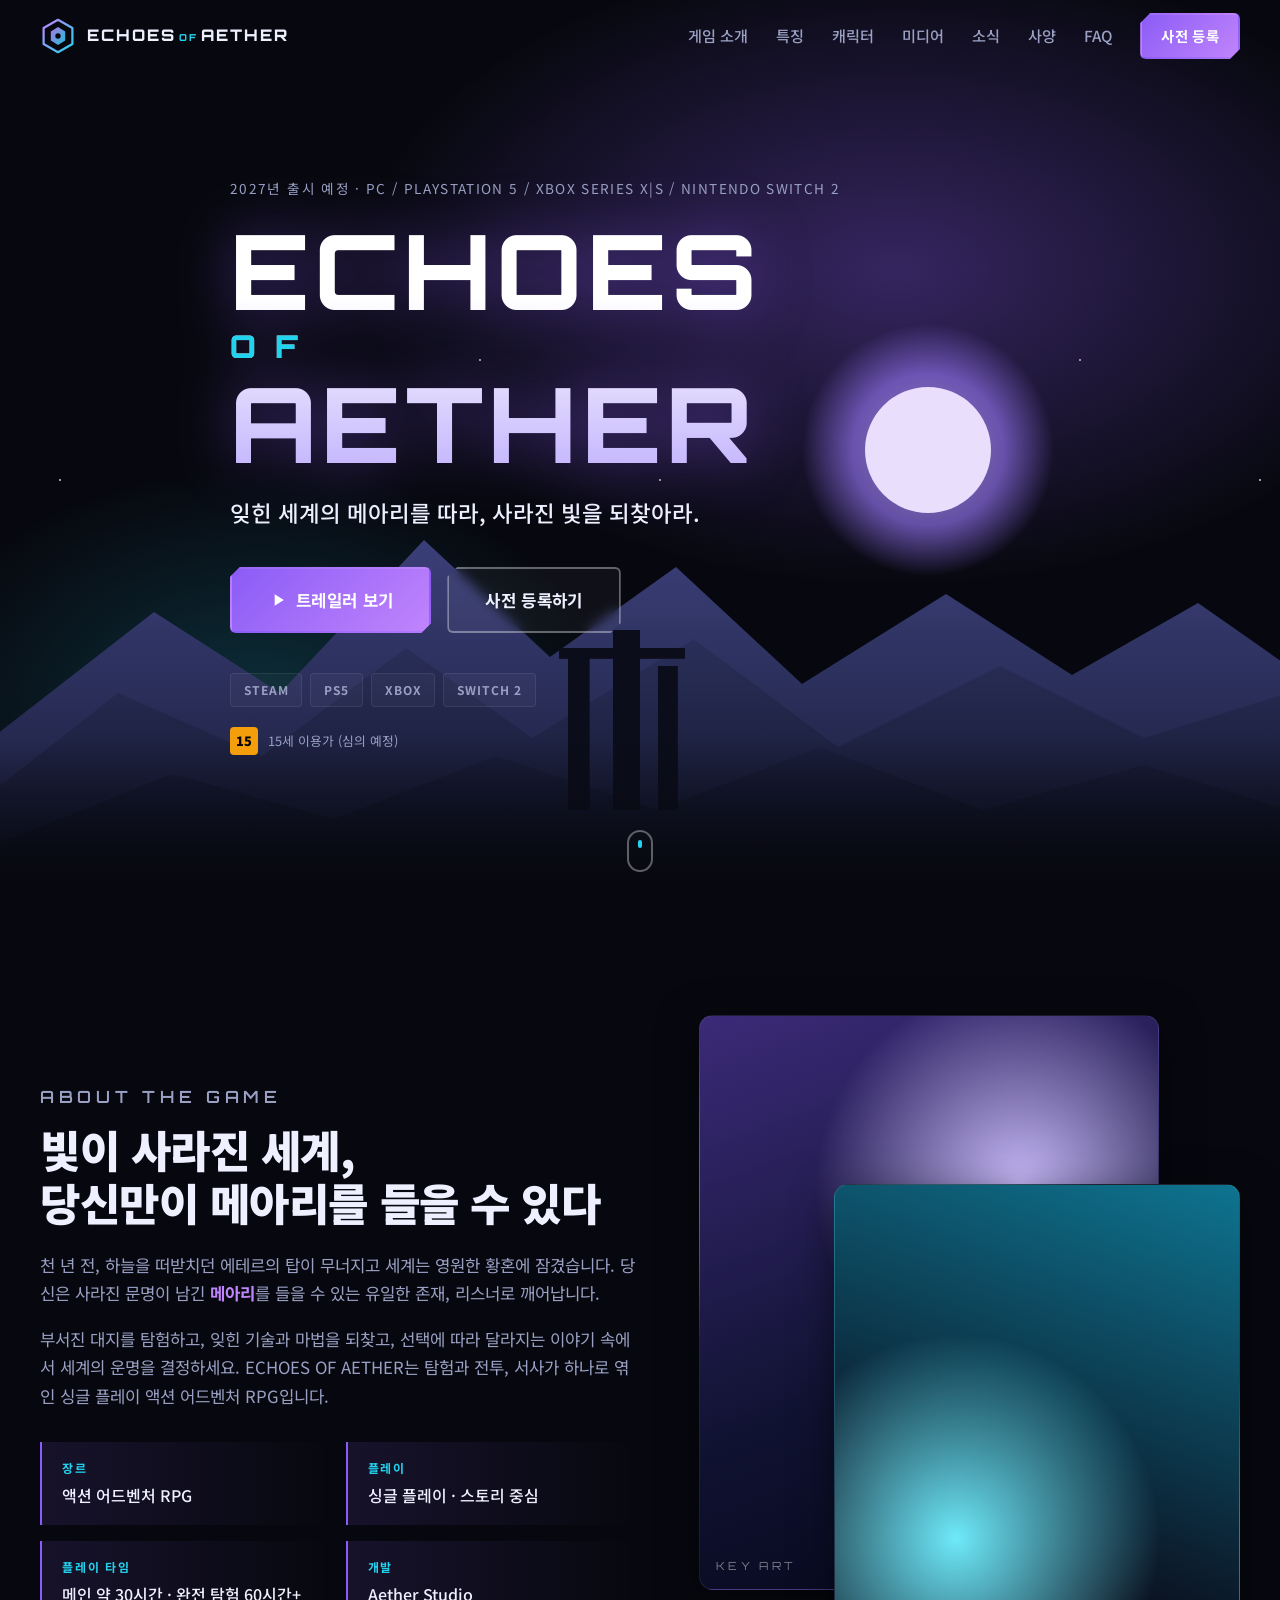
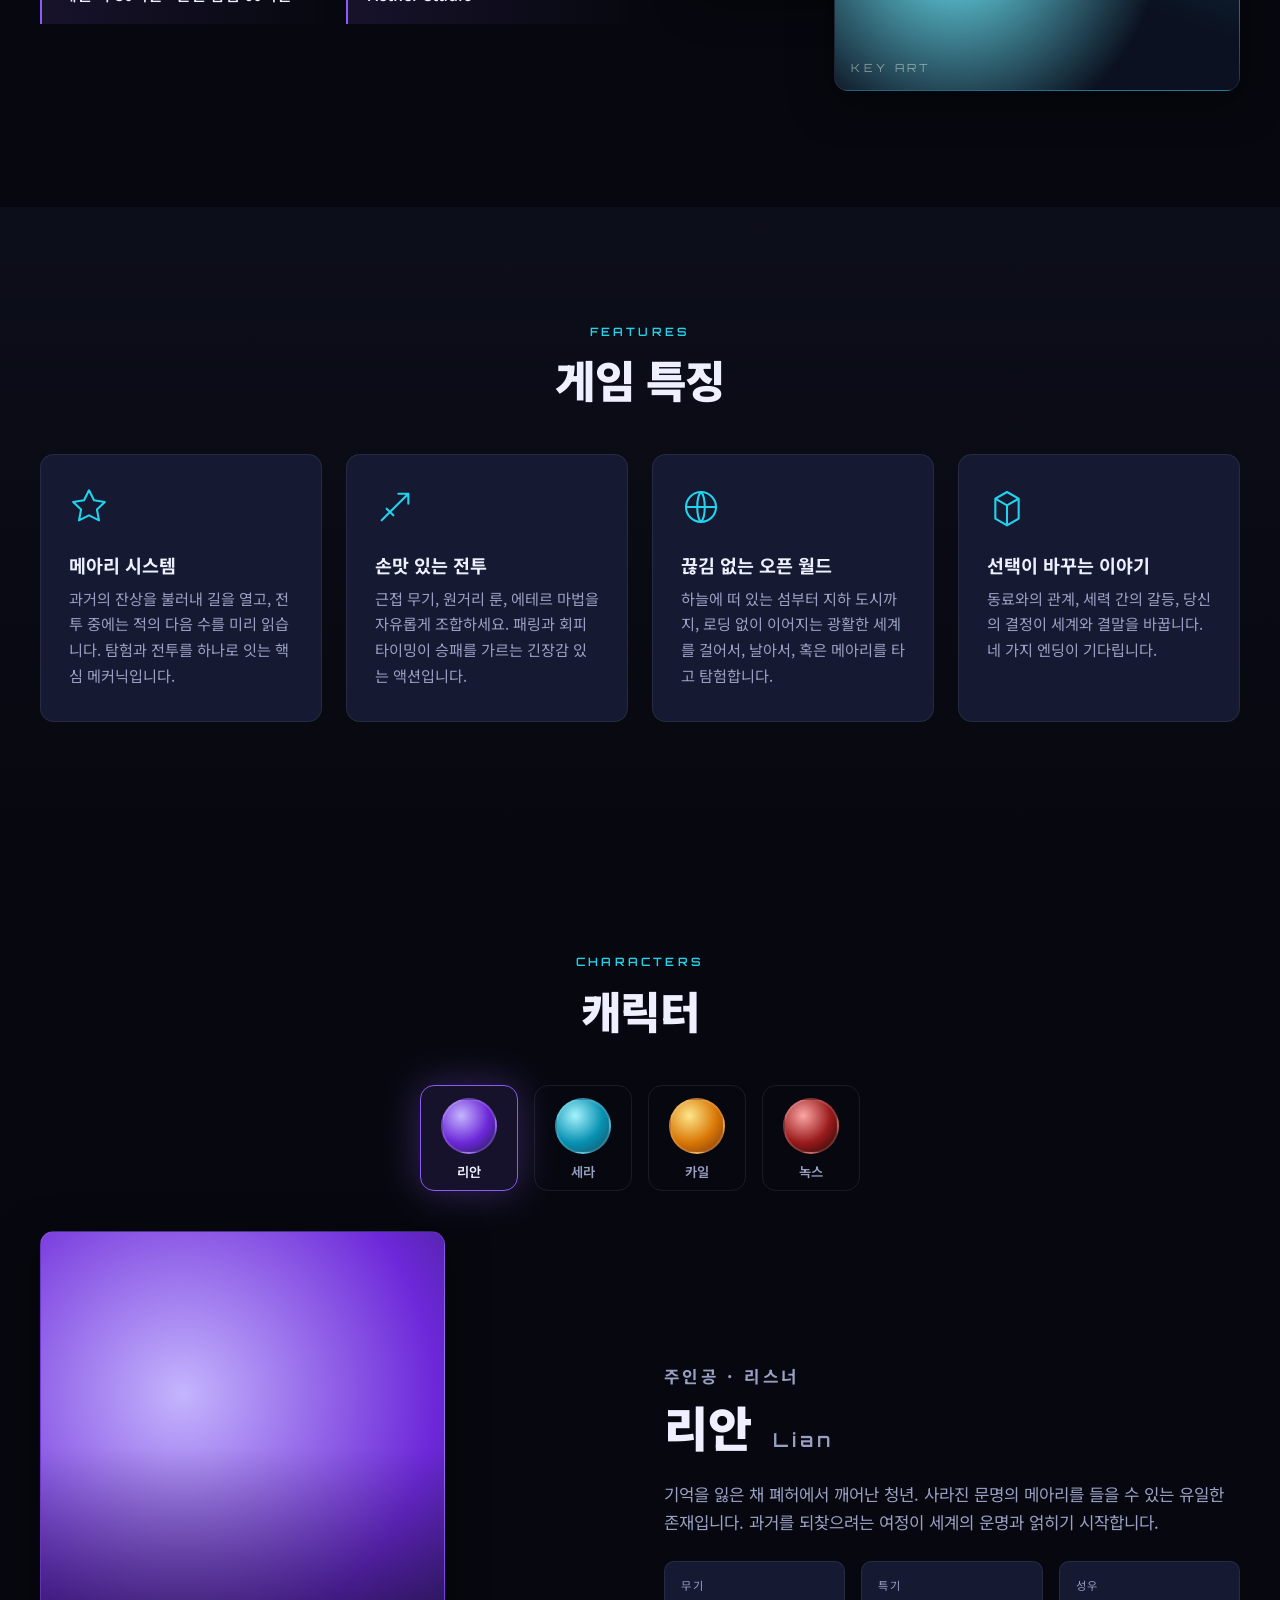
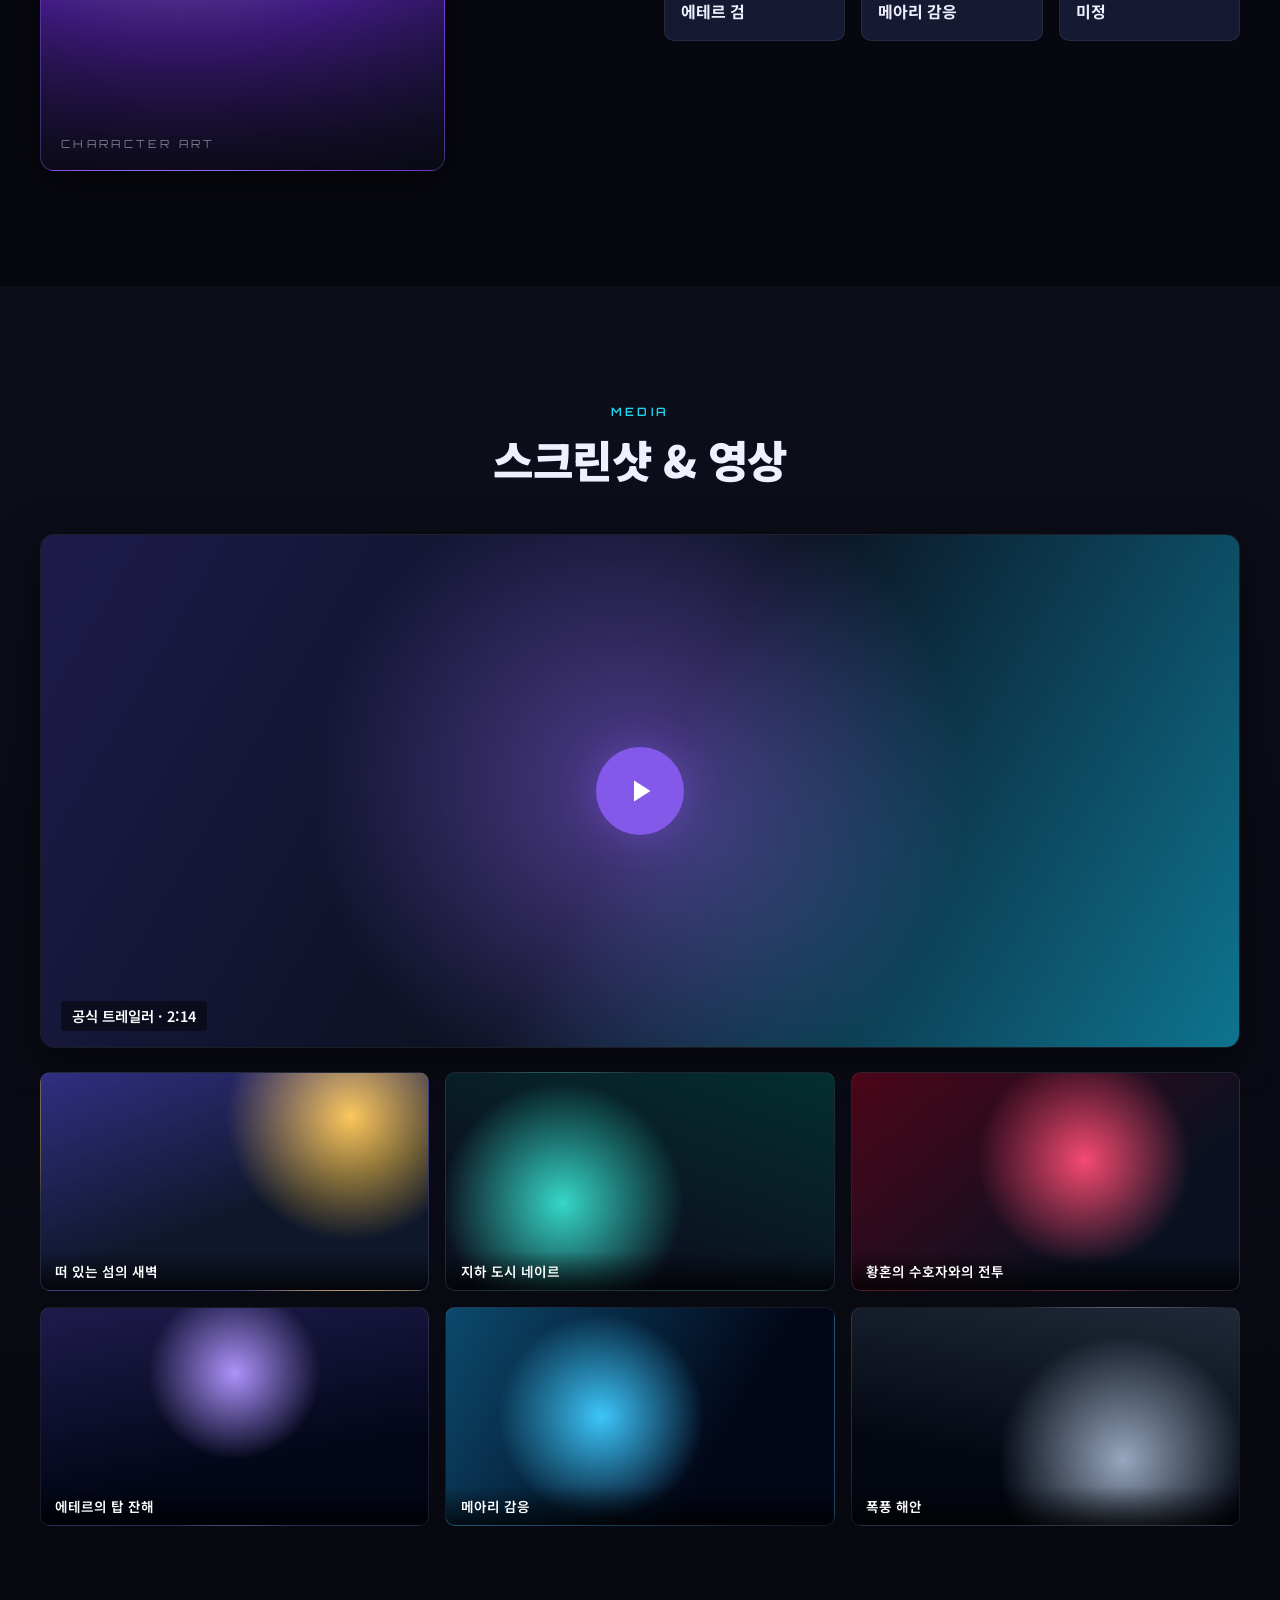
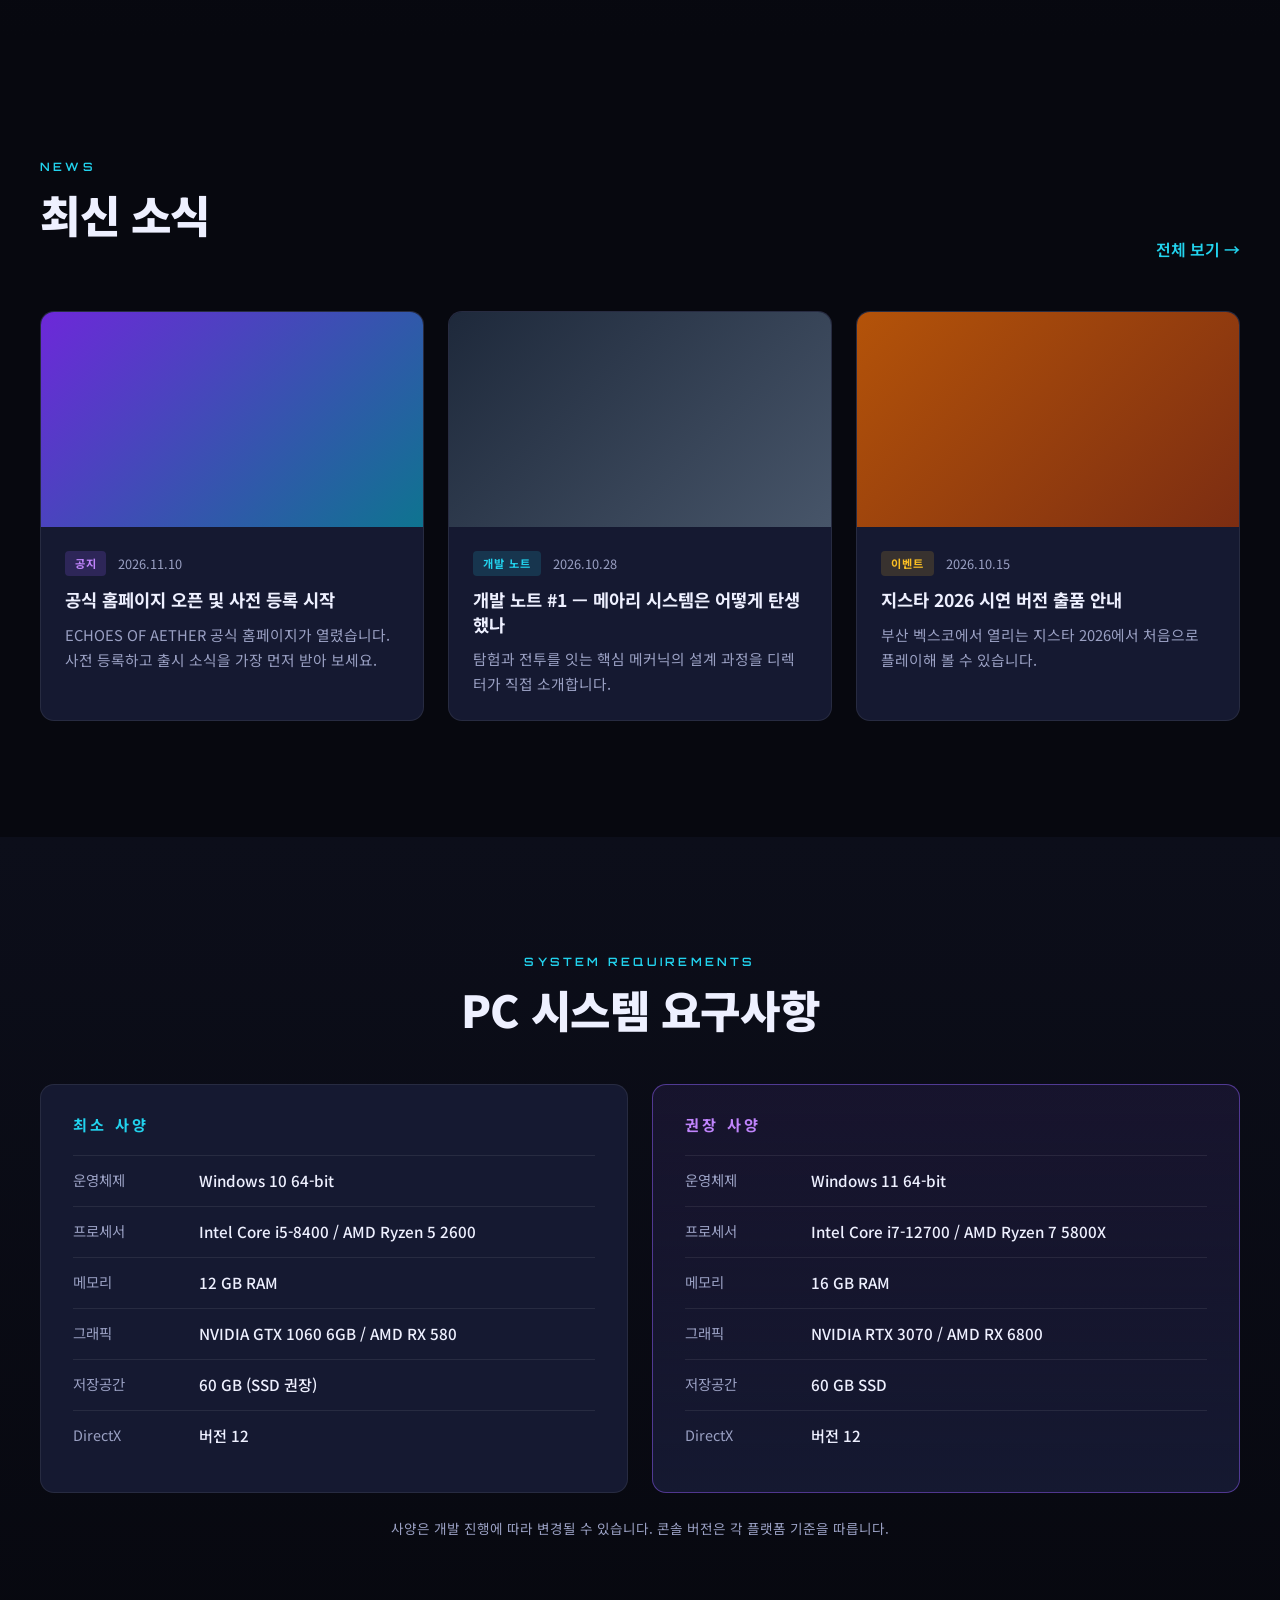
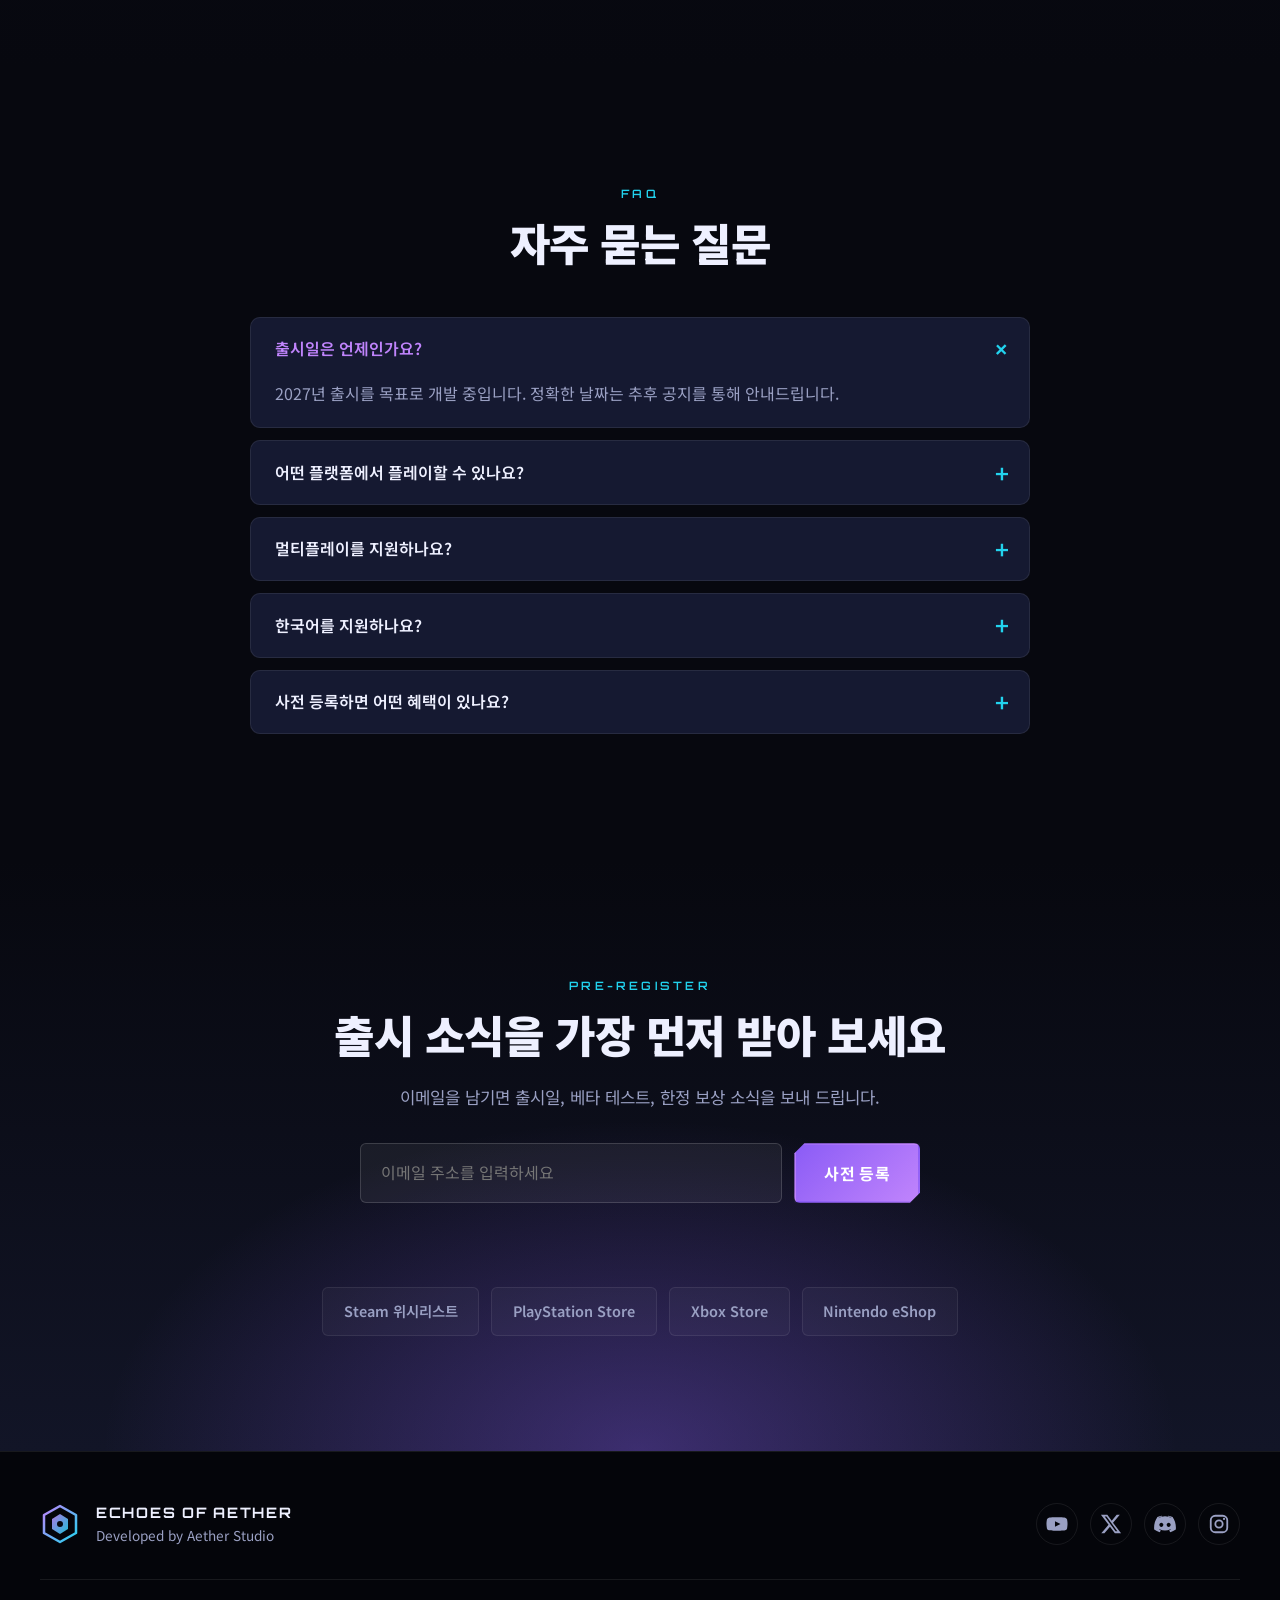
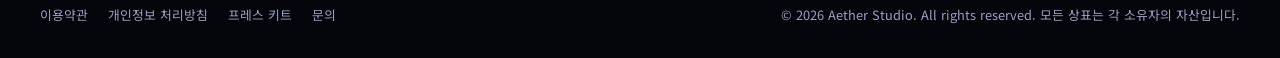
<file: index.html>
<!DOCTYPE html>
<html lang="ko">
<head>
  <meta charset="UTF-8">
  <meta name="viewport" content="width=device-width, initial-scale=1.0">
  <meta name="description" content="ECHOES OF AETHER 공식 홈페이지. 게임 소개, 트레일러, 캐릭터, 스크린샷, 최신 소식과 시스템 요구사항을 확인하세요.">
  <meta name="theme-color" content="#07080f">
  <meta property="og:title" content="ECHOES OF AETHER">
  <meta property="og:description" content="잊힌 세계의 메아리를 따라가는 액션 어드벤처 RPG">
  <meta property="og:type" content="website">
  <title>ECHOES OF AETHER — 공식 홈페이지</title>
  <link rel="icon" href="assets/favicon.svg" type="image/svg+xml">
  <link rel="preconnect" href="https://fonts.googleapis.com">
  <link rel="preconnect" href="https://fonts.gstatic.com" crossorigin>
  <link href="https://fonts.googleapis.com/css2?family=Noto+Sans+KR:wght@400;500;700;900&family=Orbitron:wght@600;800&display=swap" rel="stylesheet">
  <link rel="stylesheet" href="css/style.css">
</head>
<body>
  <a class="skip-link" href="#main">본문으로 건너뛰기</a>

  <!-- ===== Header ===== -->
  <header class="site-header">
    <div class="container header-inner">
      <a class="logo" href="#" aria-label="홈으로">
        <img src="assets/logo.svg" alt="" width="36" height="36">
        <span class="logo-text">ECHOES<em>OF</em>AETHER</span>
      </a>
      <nav class="site-nav" aria-label="주요 메뉴">
        <button class="nav-toggle" aria-expanded="false" aria-controls="nav-menu" aria-label="메뉴 열기">
          <span></span><span></span><span></span>
        </button>
        <ul id="nav-menu" class="nav-menu">
          <li><a href="#about">게임 소개</a></li>
          <li><a href="#features">특징</a></li>
          <li><a href="#characters">캐릭터</a></li>
          <li><a href="#media">미디어</a></li>
          <li><a href="#news">소식</a></li>
          <li><a href="#specs">사양</a></li>
          <li><a href="#faq">FAQ</a></li>
          <li class="nav-cta"><a class="btn btn-primary btn-sm" href="#download">사전 등록</a></li>
        </ul>
      </nav>
    </div>
  </header>

  <main id="main">
    <!-- ===== Hero ===== -->
    <section class="hero" id="top">
      <div class="hero-bg" aria-hidden="true">
        <div class="hero-stars"></div>
        <div class="hero-glow"></div>
        <svg class="hero-art" viewBox="0 0 1440 700" preserveAspectRatio="xMidYMax slice">
          <defs>
            <linearGradient id="mtn1" x1="0" y1="0" x2="0" y2="1"><stop offset="0" stop-color="#1a1f3d"/><stop offset="1" stop-color="#07080f"/></linearGradient>
            <linearGradient id="mtn2" x1="0" y1="0" x2="0" y2="1"><stop offset="0" stop-color="#2a2f5a"/><stop offset="1" stop-color="#0d1020"/></linearGradient>
            <linearGradient id="mtn3" x1="0" y1="0" x2="0" y2="1"><stop offset="0" stop-color="#3b3f78"/><stop offset="1" stop-color="#141830"/></linearGradient>
            <radialGradient id="moon" cx=".5" cy=".5" r=".5"><stop offset="0" stop-color="#d9c6ff"/><stop offset=".6" stop-color="#9b7bff"/><stop offset="1" stop-color="#9b7bff" stop-opacity="0"/></radialGradient>
          </defs>
          <circle cx="1040" cy="200" r="140" fill="url(#moon)" opacity=".6"/>
          <circle cx="1040" cy="200" r="70" fill="#e9defc"/>
          <path d="M0 520 L180 380 L320 470 L480 300 L620 430 L760 330 L900 460 L1060 360 L1200 450 L1340 370 L1440 440 L1440 700 L0 700Z" fill="url(#mtn3)"/>
          <path d="M0 580 L140 470 L300 540 L460 420 L600 520 L780 410 L940 530 L1120 440 L1280 520 L1440 470 L1440 700 L0 700Z" fill="url(#mtn2)"/>
          <path d="M0 640 L200 560 L380 610 L560 540 L740 600 L920 530 L1100 600 L1280 550 L1440 600 L1440 700 L0 700Z" fill="url(#mtn1)"/>
          <g class="hero-ruins" fill="#0b0d1a">
            <rect x="640" y="430" width="24" height="170"/><rect x="690" y="400" width="30" height="200"/><rect x="740" y="440" width="22" height="160"/>
            <rect x="630" y="420" width="140" height="12"/>
          </g>
        </svg>
      </div>
      <div class="container hero-inner">
        <p class="hero-kicker">2027년 출시 예정 · PC / PlayStation 5 / Xbox Series X|S / Nintendo Switch 2</p>
        <h1 class="hero-title"><span>ECHOES</span><span class="hero-title-small">OF</span><span>AETHER</span></h1>
        <p class="hero-tagline">잊힌 세계의 메아리를 따라, 사라진 빛을 되찾아라.</p>
        <div class="hero-actions">
          <button class="btn btn-primary btn-lg" type="button" data-trailer>
            <svg viewBox="0 0 24 24" width="20" height="20" aria-hidden="true"><path d="M8 5v14l11-7z" fill="currentColor"/></svg>
            트레일러 보기
          </button>
          <a class="btn btn-outline btn-lg" href="#download">사전 등록하기</a>
        </div>
        <div class="hero-platforms" aria-label="지원 플랫폼">
          <span class="platform">Steam</span>
          <span class="platform">PS5</span>
          <span class="platform">Xbox</span>
          <span class="platform">Switch 2</span>
        </div>
        <div class="hero-age" aria-label="이용 등급"><span class="age-badge">15</span><span>15세 이용가 (심의 예정)</span></div>
      </div>
      <a class="scroll-hint" href="#about" aria-label="아래로 스크롤"><span></span></a>
    </section>

    <!-- ===== About / Story ===== -->
    <section id="about" class="section">
      <div class="container about-grid">
        <div class="about-text">
          <p class="eyebrow">About the game</p>
          <h2 class="section-title">빛이 사라진 세계, <br>당신만이 메아리를 들을 수 있다</h2>
          <p>천 년 전, 하늘을 떠받치던 에테르의 탑이 무너지고 세계는 영원한 황혼에 잠겼습니다. 당신은 사라진 문명이 남긴 <strong>메아리</strong>를 들을 수 있는 유일한 존재, 리스너로 깨어납니다.</p>
          <p>부서진 대지를 탐험하고, 잊힌 기술과 마법을 되찾고, 선택에 따라 달라지는 이야기 속에서 세계의 운명을 결정하세요. ECHOES OF AETHER는 탐험과 전투, 서사가 하나로 엮인 싱글 플레이 액션 어드벤처 RPG입니다.</p>
          <ul class="about-facts">
            <li><strong>장르</strong><span>액션 어드벤처 RPG</span></li>
            <li><strong>플레이</strong><span>싱글 플레이 · 스토리 중심</span></li>
            <li><strong>플레이 타임</strong><span>메인 약 30시간 · 완전 탐험 60시간+</span></li>
            <li><strong>개발</strong><span>Aether Studio</span></li>
          </ul>
        </div>
        <figure class="about-visual" aria-hidden="true">
          <div class="keyart keyart-1"></div>
          <div class="keyart keyart-2"></div>
        </figure>
      </div>
    </section>

    <!-- ===== Features ===== -->
    <section id="features" class="section section-dark">
      <div class="container">
        <div class="section-head center">
          <p class="eyebrow">Features</p>
          <h2 class="section-title">게임 특징</h2>
        </div>
        <div class="features">
          <article class="feature">
            <div class="feature-icon" aria-hidden="true">
              <svg viewBox="0 0 48 48" width="40" height="40"><path d="M24 4l6 12 13 2-9.5 9 2.5 13L24 34l-12 6 2.5-13L5 18l13-2z" fill="none" stroke="currentColor" stroke-width="2.5" stroke-linejoin="round"/></svg>
            </div>
            <h3>메아리 시스템</h3>
            <p>과거의 잔상을 불러내 길을 열고, 전투 중에는 적의 다음 수를 미리 읽습니다. 탐험과 전투를 하나로 잇는 핵심 메커닉입니다.</p>
          </article>
          <article class="feature">
            <div class="feature-icon" aria-hidden="true">
              <svg viewBox="0 0 48 48" width="40" height="40"><path d="M8 40L40 8M28 8h12v12M14 26l8 8" fill="none" stroke="currentColor" stroke-width="2.5" stroke-linecap="round" stroke-linejoin="round"/></svg>
            </div>
            <h3>손맛 있는 전투</h3>
            <p>근접 무기, 원거리 룬, 에테르 마법을 자유롭게 조합하세요. 패링과 회피 타이밍이 승패를 가르는 긴장감 있는 액션입니다.</p>
          </article>
          <article class="feature">
            <div class="feature-icon" aria-hidden="true">
              <svg viewBox="0 0 48 48" width="40" height="40"><circle cx="24" cy="24" r="18" fill="none" stroke="currentColor" stroke-width="2.5"/><path d="M24 6c6 6 6 30 0 36M24 6c-6 6-6 30 0 36M6 24h36" fill="none" stroke="currentColor" stroke-width="2.5"/></svg>
            </div>
            <h3>끊김 없는 오픈 월드</h3>
            <p>하늘에 떠 있는 섬부터 지하 도시까지, 로딩 없이 이어지는 광활한 세계를 걸어서, 날아서, 혹은 메아리를 타고 탐험합니다.</p>
          </article>
          <article class="feature">
            <div class="feature-icon" aria-hidden="true">
              <svg viewBox="0 0 48 48" width="40" height="40"><path d="M10 38V14l14-8 14 8v24L24 46z M24 22v24 M10 14l14 8 14-8" fill="none" stroke="currentColor" stroke-width="2.5" stroke-linejoin="round"/></svg>
            </div>
            <h3>선택이 바꾸는 이야기</h3>
            <p>동료와의 관계, 세력 간의 갈등, 당신의 결정이 세계와 결말을 바꿉니다. 네 가지 엔딩이 기다립니다.</p>
          </article>
        </div>
      </div>
    </section>

    <!-- ===== Characters ===== -->
    <section id="characters" class="section">
      <div class="container">
        <div class="section-head center">
          <p class="eyebrow">Characters</p>
          <h2 class="section-title">캐릭터</h2>
        </div>
        <div class="characters">
          <div class="char-tabs" role="tablist" aria-label="캐릭터 선택">
            <button role="tab" aria-selected="true" aria-controls="char-0" id="tab-0" class="char-tab active">
              <span class="char-avatar av-1" aria-hidden="true"></span><span>리안</span>
            </button>
            <button role="tab" aria-selected="false" aria-controls="char-1" id="tab-1" class="char-tab" tabindex="-1">
              <span class="char-avatar av-2" aria-hidden="true"></span><span>세라</span>
            </button>
            <button role="tab" aria-selected="false" aria-controls="char-2" id="tab-2" class="char-tab" tabindex="-1">
              <span class="char-avatar av-3" aria-hidden="true"></span><span>카일</span>
            </button>
            <button role="tab" aria-selected="false" aria-controls="char-3" id="tab-3" class="char-tab" tabindex="-1">
              <span class="char-avatar av-4" aria-hidden="true"></span><span>녹스</span>
            </button>
          </div>

          <div class="char-panels">
            <div role="tabpanel" id="char-0" aria-labelledby="tab-0" class="char-panel active">
              <div class="char-art av-1" aria-hidden="true"></div>
              <div class="char-info">
                <p class="char-role">주인공 · 리스너</p>
                <h3>리안 <small>Lian</small></h3>
                <p>기억을 잃은 채 폐허에서 깨어난 청년. 사라진 문명의 메아리를 들을 수 있는 유일한 존재입니다. 과거를 되찾으려는 여정이 세계의 운명과 얽히기 시작합니다.</p>
                <dl class="char-stats">
                  <div><dt>무기</dt><dd>에테르 검</dd></div>
                  <div><dt>특기</dt><dd>메아리 감응</dd></div>
                  <div><dt>성우</dt><dd>미정</dd></div>
                </dl>
              </div>
            </div>
            <div role="tabpanel" id="char-1" aria-labelledby="tab-1" class="char-panel" hidden>
              <div class="char-art av-2" aria-hidden="true"></div>
              <div class="char-info">
                <p class="char-role">동료 · 유적 학자</p>
                <h3>세라 <small>Sera</small></h3>
                <p>무너진 탑의 비밀을 쫓는 학자. 냉철한 분석력으로 리안의 여정을 이끕니다. 고대 기술을 복원해 전투와 탐험을 지원합니다.</p>
                <dl class="char-stats">
                  <div><dt>무기</dt><dd>룬 활</dd></div>
                  <div><dt>특기</dt><dd>고대 기술 복원</dd></div>
                  <div><dt>성우</dt><dd>미정</dd></div>
                </dl>
              </div>
            </div>
            <div role="tabpanel" id="char-2" aria-labelledby="tab-2" class="char-panel" hidden>
              <div class="char-art av-3" aria-hidden="true"></div>
              <div class="char-info">
                <p class="char-role">동료 · 방랑 기사</p>
                <h3>카일 <small>Kyle</small></h3>
                <p>몰락한 기사단의 마지막 생존자. 거대한 대검과 흔들리지 않는 신념으로 앞을 가로막는 모든 것을 베어 냅니다.</p>
                <dl class="char-stats">
                  <div><dt>무기</dt><dd>대검</dd></div>
                  <div><dt>특기</dt><dd>방어 · 도발</dd></div>
                  <div><dt>성우</dt><dd>미정</dd></div>
                </dl>
              </div>
            </div>
            <div role="tabpanel" id="char-3" aria-labelledby="tab-3" class="char-panel" hidden>
              <div class="char-art av-4" aria-hidden="true"></div>
              <div class="char-info">
                <p class="char-role">적대자 · 황혼의 사제</p>
                <h3>녹스 <small>Nox</small></h3>
                <p>영원한 황혼을 유지하려는 비밀 결사의 수장. 빛의 귀환을 막기 위해 리안을 추적합니다. 그의 목적은 단순한 악의가 아닙니다.</p>
                <dl class="char-stats">
                  <div><dt>무기</dt><dd>그림자 마법</dd></div>
                  <div><dt>특기</dt><dd>환영 · 지배</dd></div>
                  <div><dt>성우</dt><dd>미정</dd></div>
                </dl>
              </div>
            </div>
          </div>
        </div>
      </div>
    </section>

    <!-- ===== Media ===== -->
    <section id="media" class="section section-dark">
      <div class="container">
        <div class="section-head center">
          <p class="eyebrow">Media</p>
          <h2 class="section-title">스크린샷 &amp; 영상</h2>
        </div>
        <div class="media-video">
          <button class="video-card" type="button" data-trailer aria-label="공식 트레일러 재생">
            <div class="video-thumb" aria-hidden="true"></div>
            <span class="video-play" aria-hidden="true"><svg viewBox="0 0 24 24" width="36" height="36"><path d="M8 5v14l11-7z" fill="currentColor"/></svg></span>
            <span class="video-label">공식 트레일러 · 2:14</span>
          </button>
        </div>
        <div class="gallery">
          <button class="shot shot-1" type="button" data-lightbox="1" aria-label="스크린샷 1 크게 보기"><span>떠 있는 섬의 새벽</span></button>
          <button class="shot shot-2" type="button" data-lightbox="2" aria-label="스크린샷 2 크게 보기"><span>지하 도시 네이르</span></button>
          <button class="shot shot-3" type="button" data-lightbox="3" aria-label="스크린샷 3 크게 보기"><span>황혼의 수호자와의 전투</span></button>
          <button class="shot shot-4" type="button" data-lightbox="4" aria-label="스크린샷 4 크게 보기"><span>에테르의 탑 잔해</span></button>
          <button class="shot shot-5" type="button" data-lightbox="5" aria-label="스크린샷 5 크게 보기"><span>메아리 감응</span></button>
          <button class="shot shot-6" type="button" data-lightbox="6" aria-label="스크린샷 6 크게 보기"><span>폭풍 해안</span></button>
        </div>
      </div>
    </section>

    <!-- ===== News ===== -->
    <section id="news" class="section">
      <div class="container">
        <div class="section-head between">
          <div>
            <p class="eyebrow">News</p>
            <h2 class="section-title">최신 소식</h2>
          </div>
          <a class="link-more" href="#news">전체 보기 →</a>
        </div>
        <div class="news-grid">
          <article class="news-card">
            <div class="news-thumb nt-1" aria-hidden="true"></div>
            <div class="news-body">
              <div class="news-meta"><span class="tag tag-update">공지</span><time datetime="2026-11-10">2026.11.10</time></div>
              <h3><a href="#">공식 홈페이지 오픈 및 사전 등록 시작</a></h3>
              <p>ECHOES OF AETHER 공식 홈페이지가 열렸습니다. 사전 등록하고 출시 소식을 가장 먼저 받아 보세요.</p>
            </div>
          </article>
          <article class="news-card">
            <div class="news-thumb nt-2" aria-hidden="true"></div>
            <div class="news-body">
              <div class="news-meta"><span class="tag tag-dev">개발 노트</span><time datetime="2026-10-28">2026.10.28</time></div>
              <h3><a href="#">개발 노트 #1 — 메아리 시스템은 어떻게 탄생했나</a></h3>
              <p>탐험과 전투를 잇는 핵심 메커닉의 설계 과정을 디렉터가 직접 소개합니다.</p>
            </div>
          </article>
          <article class="news-card">
            <div class="news-thumb nt-3" aria-hidden="true"></div>
            <div class="news-body">
              <div class="news-meta"><span class="tag tag-event">이벤트</span><time datetime="2026-10-15">2026.10.15</time></div>
              <h3><a href="#">지스타 2026 시연 버전 출품 안내</a></h3>
              <p>부산 벡스코에서 열리는 지스타 2026에서 처음으로 플레이해 볼 수 있습니다.</p>
            </div>
          </article>
        </div>
      </div>
    </section>

    <!-- ===== Specs ===== -->
    <section id="specs" class="section section-dark">
      <div class="container">
        <div class="section-head center">
          <p class="eyebrow">System requirements</p>
          <h2 class="section-title">PC 시스템 요구사항</h2>
        </div>
        <div class="specs">
          <div class="spec-col">
            <h3>최소 사양</h3>
            <dl>
              <div><dt>운영체제</dt><dd>Windows 10 64-bit</dd></div>
              <div><dt>프로세서</dt><dd>Intel Core i5-8400 / AMD Ryzen 5 2600</dd></div>
              <div><dt>메모리</dt><dd>12 GB RAM</dd></div>
              <div><dt>그래픽</dt><dd>NVIDIA GTX 1060 6GB / AMD RX 580</dd></div>
              <div><dt>저장공간</dt><dd>60 GB (SSD 권장)</dd></div>
              <div><dt>DirectX</dt><dd>버전 12</dd></div>
            </dl>
          </div>
          <div class="spec-col spec-rec">
            <h3>권장 사양</h3>
            <dl>
              <div><dt>운영체제</dt><dd>Windows 11 64-bit</dd></div>
              <div><dt>프로세서</dt><dd>Intel Core i7-12700 / AMD Ryzen 7 5800X</dd></div>
              <div><dt>메모리</dt><dd>16 GB RAM</dd></div>
              <div><dt>그래픽</dt><dd>NVIDIA RTX 3070 / AMD RX 6800</dd></div>
              <div><dt>저장공간</dt><dd>60 GB SSD</dd></div>
              <div><dt>DirectX</dt><dd>버전 12</dd></div>
            </dl>
          </div>
        </div>
        <p class="specs-note">사양은 개발 진행에 따라 변경될 수 있습니다. 콘솔 버전은 각 플랫폼 기준을 따릅니다.</p>
      </div>
    </section>

    <!-- ===== FAQ ===== -->
    <section id="faq" class="section">
      <div class="container narrow">
        <div class="section-head center">
          <p class="eyebrow">FAQ</p>
          <h2 class="section-title">자주 묻는 질문</h2>
        </div>
        <div class="faq">
          <details class="faq-item" open>
            <summary>출시일은 언제인가요?</summary>
            <p>2027년 출시를 목표로 개발 중입니다. 정확한 날짜는 추후 공지를 통해 안내드립니다.</p>
          </details>
          <details class="faq-item">
            <summary>어떤 플랫폼에서 플레이할 수 있나요?</summary>
            <p>PC(Steam), PlayStation 5, Xbox Series X|S, Nintendo Switch 2에서 출시 예정입니다.</p>
          </details>
          <details class="faq-item">
            <summary>멀티플레이를 지원하나요?</summary>
            <p>ECHOES OF AETHER는 스토리에 집중한 싱글 플레이 게임입니다. 멀티플레이 모드는 계획되어 있지 않습니다.</p>
          </details>
          <details class="faq-item">
            <summary>한국어를 지원하나요?</summary>
            <p>네. 한국어 자막과 인터페이스를 완전히 지원하며, 한국어 음성 지원도 검토 중입니다.</p>
          </details>
          <details class="faq-item">
            <summary>사전 등록하면 어떤 혜택이 있나요?</summary>
            <p>출시 소식을 가장 먼저 받아 볼 수 있고, 출시 시 사용할 수 있는 한정 꾸미기 아이템을 드립니다.</p>
          </details>
        </div>
      </div>
    </section>

    <!-- ===== Download / Pre-register ===== -->
    <section id="download" class="section cta">
      <div class="cta-bg" aria-hidden="true"></div>
      <div class="container cta-inner">
        <p class="eyebrow">Pre-register</p>
        <h2 class="section-title">출시 소식을 가장 먼저 받아 보세요</h2>
        <p class="cta-lead">이메일을 남기면 출시일, 베타 테스트, 한정 보상 소식을 보내 드립니다.</p>
        <form class="newsletter" novalidate>
          <label class="sr-only" for="nl-email">이메일 주소</label>
          <input id="nl-email" type="email" name="email" placeholder="이메일 주소를 입력하세요" autocomplete="email" required>
          <button class="btn btn-primary" type="submit">사전 등록</button>
          <p class="form-status" role="status" aria-live="polite"></p>
        </form>
        <div class="store-buttons" aria-label="스토어 바로가기">
          <a class="store" href="#" aria-label="Steam에서 위시리스트 추가">Steam 위시리스트</a>
          <a class="store" href="#" aria-label="PlayStation Store">PlayStation Store</a>
          <a class="store" href="#" aria-label="Xbox Store">Xbox Store</a>
          <a class="store" href="#" aria-label="Nintendo eShop">Nintendo eShop</a>
        </div>
      </div>
    </section>
  </main>

  <!-- ===== Footer ===== -->
  <footer class="site-footer">
    <div class="container footer-top">
      <div class="footer-brand">
        <img src="assets/logo.svg" alt="" width="40" height="40">
        <div>
          <strong>ECHOES OF AETHER</strong>
          <p>Developed by Aether Studio</p>
        </div>
      </div>
      <ul class="social" aria-label="소셜 미디어">
        <li><a href="#" aria-label="YouTube"><svg viewBox="0 0 24 24" width="22" height="22" aria-hidden="true"><path d="M23 7.2a3 3 0 0 0-2.1-2.1C19 4.6 12 4.6 12 4.6s-7 0-8.9.5A3 3 0 0 0 1 7.2 31 31 0 0 0 .5 12 31 31 0 0 0 1 16.8a3 3 0 0 0 2.1 2.1c1.9.5 8.9.5 8.9.5s7 0 8.9-.5a3 3 0 0 0 2.1-2.1A31 31 0 0 0 23.5 12 31 31 0 0 0 23 7.2zM9.8 15.1V8.9l6 3.1z" fill="currentColor"/></svg></a></li>
        <li><a href="#" aria-label="X"><svg viewBox="0 0 24 24" width="22" height="22" aria-hidden="true"><path d="M18.2 2h3.4l-7.4 8.5L23 22h-6.8l-5.3-7-6.1 7H1.4l7.9-9.1L1 2h7l4.8 6.4zm-1.2 18h1.9L7.1 3.9H5.1z" fill="currentColor"/></svg></a></li>
        <li><a href="#" aria-label="Discord"><svg viewBox="0 0 24 24" width="22" height="22" aria-hidden="true"><path d="M20.3 4.4A19.8 19.8 0 0 0 15.4 3l-.2.5a18 18 0 0 1 4.4 2.2 16 16 0 0 0-15.2 0A18 18 0 0 1 8.8 3.5L8.6 3a19.8 19.8 0 0 0-4.9 1.4C.6 9.1-.2 13.6.2 18a20 20 0 0 0 6 3l1.3-2a13 13 0 0 1-2-1l.5-.4a14.3 14.3 0 0 0 12 0l.5.4a13 13 0 0 1-2 1l1.3 2a20 20 0 0 0 6-3c.5-5.1-.8-9.6-3.5-13.6zM8 15.3c-1.2 0-2.2-1.1-2.2-2.4S6.8 10.5 8 10.5s2.2 1.1 2.2 2.4-1 2.4-2.2 2.4zm8 0c-1.2 0-2.2-1.1-2.2-2.4s1-2.4 2.2-2.4 2.2 1.1 2.2 2.4-1 2.4-2.2 2.4z" fill="currentColor"/></svg></a></li>
        <li><a href="#" aria-label="Instagram"><svg viewBox="0 0 24 24" width="22" height="22" aria-hidden="true"><rect x="3" y="3" width="18" height="18" rx="5" fill="none" stroke="currentColor" stroke-width="2"/><circle cx="12" cy="12" r="4" fill="none" stroke="currentColor" stroke-width="2"/><circle cx="17.5" cy="6.5" r="1.2" fill="currentColor"/></svg></a></li>
      </ul>
    </div>
    <div class="container footer-bottom">
      <ul class="footer-links">
        <li><a href="#">이용약관</a></li>
        <li><a href="#">개인정보 처리방침</a></li>
        <li><a href="#">프레스 키트</a></li>
        <li><a href="#">문의</a></li>
      </ul>
      <p>&copy; <span id="year"></span> Aether Studio. All rights reserved. 모든 상표는 각 소유자의 자산입니다.</p>
    </div>
  </footer>

  <!-- ===== Trailer modal ===== -->
  <div class="modal" id="trailer-modal" hidden role="dialog" aria-modal="true" aria-label="공식 트레일러">
    <div class="modal-backdrop" data-close></div>
    <div class="modal-body">
      <button class="modal-close" type="button" data-close aria-label="닫기">×</button>
      <div class="modal-video">
        <!-- 트레일러가 준비되면 아래 iframe의 src를 YouTube 임베드 주소로 바꾸세요. -->
        <div class="video-placeholder">
          <p>트레일러 준비 중</p>
          <small>YouTube 영상 주소를 연결하면 이 자리에 재생됩니다.</small>
        </div>
      </div>
    </div>
  </div>

  <!-- ===== Lightbox ===== -->
  <div class="modal" id="lightbox" hidden role="dialog" aria-modal="true" aria-label="스크린샷">
    <div class="modal-backdrop" data-close></div>
    <div class="modal-body lightbox-body">
      <button class="modal-close" type="button" data-close aria-label="닫기">×</button>
      <button class="lb-nav lb-prev" type="button" aria-label="이전">‹</button>
      <div class="lb-image shot-1"><span class="lb-caption"></span></div>
      <button class="lb-nav lb-next" type="button" aria-label="다음">›</button>
    </div>
  </div>

  <button class="to-top" type="button" aria-label="맨 위로">↑</button>

  <script src="js/main.js" defer></script>
</body>
</html>
</file>
<file: css/style.css>
/* =========================================================
   ECHOES OF AETHER — Design tokens
   ========================================================= */
:root {
  --bg: #07080f;
  --bg-2: #0c0e1a;
  --bg-3: #121527;
  --surface: #151931;
  --border: rgba(255, 255, 255, .08);
  --text: #eef0ff;
  --text-muted: #9aa0c3;
  --primary: #8b5cf6;
  --primary-2: #c084fc;
  --accent: #22d3ee;
  --gold: #fbbf24;
  --danger: #f87171;
  --success: #34d399;
  --glow: 0 0 40px rgba(139, 92, 246, .35);
  --shadow: 0 10px 40px rgba(0, 0, 0, .5);
  --radius: 14px;
  --container: 1200px;
  --font: "Noto Sans KR", system-ui, -apple-system, "Segoe UI", Roboto, sans-serif;
  --font-display: "Orbitron", "Noto Sans KR", sans-serif;
  color-scheme: dark;
}

/* =========================================================
   Base
   ========================================================= */
*, *::before, *::after { box-sizing: border-box; }
html { scroll-behavior: smooth; }
@media (prefers-reduced-motion: reduce) {
  html { scroll-behavior: auto; }
  *, *::before, *::after { animation: none !important; transition: none !important; }
}
body {
  margin: 0; font-family: var(--font); line-height: 1.7; color: var(--text);
  background: var(--bg); -webkit-font-smoothing: antialiased; overflow-x: hidden;
}
img { max-width: 100%; display: block; }
a { color: inherit; text-decoration: none; }
ul { margin: 0; padding: 0; list-style: none; }
h1, h2, h3 { margin: 0 0 .5em; line-height: 1.2; font-weight: 700; }
p { margin: 0 0 1em; }
button { font-family: inherit; }
dl, dd { margin: 0; }

.container { width: min(100% - 2rem, var(--container)); margin-inline: auto; }
.container.narrow { max-width: 780px; }
.sr-only { position: absolute; width: 1px; height: 1px; overflow: hidden; clip: rect(0 0 0 0); white-space: nowrap; }
.skip-link { position: absolute; left: 1rem; top: -100px; padding: .5rem 1rem; background: var(--primary); color: #fff; border-radius: 8px; z-index: 1000; }
.skip-link:focus { top: 1rem; }
:focus-visible { outline: 3px solid var(--accent); outline-offset: 3px; }

.eyebrow { font-family: var(--font-display); text-transform: uppercase; letter-spacing: .28em; font-size: .72rem; font-weight: 600; color: var(--accent); margin-bottom: .75rem; }
.section-title { font-size: clamp(1.75rem, 4vw, 2.75rem); font-weight: 900; letter-spacing: -.01em; }
.section { padding: clamp(4rem, 9vw, 7.5rem) 0; position: relative; }
.section-dark { background: linear-gradient(180deg, var(--bg-2), var(--bg)); }
.section-head { margin-bottom: 3rem; }
.section-head.center { text-align: center; }
.section-head.between { display: flex; justify-content: space-between; align-items: flex-end; gap: 1rem; flex-wrap: wrap; }
.link-more { color: var(--accent); font-weight: 600; }
.link-more:hover { text-decoration: underline; }

/* =========================================================
   Buttons
   ========================================================= */
.btn {
  display: inline-flex; align-items: center; justify-content: center; gap: .5rem;
  padding: .85rem 1.75rem; border-radius: 6px; font-weight: 700; font-size: 1rem;
  border: 2px solid transparent; cursor: pointer; letter-spacing: .02em;
  transition: transform .15s, box-shadow .2s, background .2s, border-color .2s, color .2s;
  clip-path: polygon(10px 0, 100% 0, 100% calc(100% - 10px), calc(100% - 10px) 100%, 0 100%, 0 10px);
}
.btn:hover { transform: translateY(-2px); }
.btn-primary { background: linear-gradient(135deg, var(--primary), var(--primary-2)); color: #fff; box-shadow: var(--glow); }
.btn-primary:hover { box-shadow: 0 0 60px rgba(139, 92, 246, .55); }
.btn-outline { border-color: rgba(255,255,255,.35); color: var(--text); background: rgba(255,255,255,.04); backdrop-filter: blur(6px); }
.btn-outline:hover { border-color: var(--accent); color: var(--accent); }
.btn-lg { padding: 1.05rem 2.25rem; font-size: 1.05rem; }
.btn-sm { padding: .55rem 1.2rem; font-size: .9rem; }

/* =========================================================
   Header
   ========================================================= */
.site-header {
  position: fixed; top: 0; left: 0; right: 0; z-index: 100; transition: background .3s, border-color .3s;
  border-bottom: 1px solid transparent;
}
.site-header.scrolled { background: rgba(7, 8, 15, .85); backdrop-filter: blur(12px); border-color: var(--border); }
.header-inner { display: flex; align-items: center; justify-content: space-between; height: 72px; }
.logo { display: flex; align-items: center; gap: .7rem; }
.logo-text { font-family: var(--font-display); font-weight: 800; font-size: 1rem; letter-spacing: .12em; }
.logo-text em { font-style: normal; font-size: .6em; color: var(--accent); margin: 0 .35em; vertical-align: middle; }

.nav-menu { display: flex; align-items: center; gap: 1.75rem; }
.nav-menu a:not(.btn) { font-weight: 500; font-size: .95rem; color: var(--text-muted); position: relative; padding: .25rem 0; }
.nav-menu a:not(.btn)::after { content: ""; position: absolute; left: 0; bottom: -3px; width: 0; height: 2px; background: var(--accent); transition: width .2s; }
.nav-menu a:not(.btn):hover, .nav-menu a.active { color: var(--text); }
.nav-menu a:not(.btn):hover::after, .nav-menu a.active::after { width: 100%; }

.nav-toggle { display: none; flex-direction: column; justify-content: center; gap: 5px; width: 44px; height: 44px; padding: 0; background: none; border: 0; cursor: pointer; }
.nav-toggle span { display: block; height: 2px; width: 24px; margin: 0 auto; background: var(--text); transition: transform .25s, opacity .25s; }
.nav-toggle[aria-expanded="true"] span:nth-child(1) { transform: translateY(7px) rotate(45deg); }
.nav-toggle[aria-expanded="true"] span:nth-child(2) { opacity: 0; }
.nav-toggle[aria-expanded="true"] span:nth-child(3) { transform: translateY(-7px) rotate(-45deg); }

@media (max-width: 1000px) {
  .nav-toggle { display: flex; }
  .site-header { background: rgba(7, 8, 15, .85); backdrop-filter: blur(12px); border-color: var(--border); }
  .nav-menu {
    position: absolute; top: 72px; left: 0; right: 0; flex-direction: column; align-items: stretch; gap: 0;
    background: rgba(7, 8, 15, .97); border-bottom: 1px solid var(--border);
    max-height: 0; overflow: hidden; transition: max-height .35s ease;
  }
  .nav-menu.open { max-height: 600px; }
  .nav-menu li { border-top: 1px solid var(--border); }
  .nav-menu a:not(.btn) { display: block; padding: 1rem 1.25rem; }
  .nav-menu a::after { display: none; }
  .nav-cta { padding: 1rem 1.25rem; }
  .nav-cta .btn { width: 100%; }
}

/* =========================================================
   Hero
   ========================================================= */
.hero { position: relative; min-height: 100vh; min-height: 100svh; display: flex; align-items: center; overflow: hidden; padding: 7rem 0 5rem; }
.hero-bg { position: absolute; inset: 0; z-index: 0; }
.hero-stars {
  position: absolute; inset: 0;
  background-image:
    radial-gradient(1px 1px at 20% 30%, #fff 50%, transparent 51%),
    radial-gradient(1px 1px at 60% 20%, #fff 50%, transparent 51%),
    radial-gradient(1.5px 1.5px at 80% 60%, #fff 50%, transparent 51%),
    radial-gradient(1px 1px at 40% 70%, #fff 50%, transparent 51%),
    radial-gradient(1px 1px at 90% 15%, #fff 50%, transparent 51%),
    radial-gradient(1.5px 1.5px at 10% 80%, #fff 50%, transparent 51%),
    radial-gradient(1px 1px at 70% 85%, #fff 50%, transparent 51%),
    radial-gradient(1px 1px at 30% 10%, #fff 50%, transparent 51%);
  background-size: 600px 600px; opacity: .6; animation: twinkle 6s ease-in-out infinite alternate;
}
@keyframes twinkle { from { opacity: .35; } to { opacity: .75; } }
.hero-glow { position: absolute; inset: 0; background: radial-gradient(60% 50% at 70% 30%, rgba(139, 92, 246, .35), transparent 70%), radial-gradient(40% 40% at 20% 80%, rgba(34, 211, 238, .2), transparent 70%); }
.hero-art { position: absolute; bottom: 0; left: 0; width: 100%; height: 70%; }
.hero::after { content: ""; position: absolute; left: 0; right: 0; bottom: 0; height: 160px; background: linear-gradient(transparent, var(--bg)); z-index: 1; }

.hero-inner { position: relative; z-index: 2; max-width: 820px; }
.hero-kicker { font-size: .85rem; letter-spacing: .1em; color: var(--text-muted); text-transform: uppercase; margin-bottom: 1.25rem; }
.hero-title {
  font-family: var(--font-display); font-weight: 800; line-height: .95; margin-bottom: 1.25rem;
  font-size: clamp(2.75rem, 9vw, 6.5rem); letter-spacing: .04em;
  display: flex; flex-direction: column;
  background: linear-gradient(180deg, #fff 30%, #c4b5fd 100%); -webkit-background-clip: text; background-clip: text; color: transparent;
  filter: drop-shadow(0 0 30px rgba(139, 92, 246, .45));
}
.hero-title-small { font-size: .3em; letter-spacing: .6em; color: var(--accent); -webkit-text-fill-color: var(--accent); margin: .4em 0; }
.hero-tagline { font-size: clamp(1.1rem, 2.2vw, 1.4rem); color: var(--text); font-weight: 500; max-width: 36rem; }
.hero-actions { display: flex; flex-wrap: wrap; gap: 1rem; margin-top: 2.25rem; }
.hero-platforms { display: flex; flex-wrap: wrap; gap: .5rem; margin-top: 2.5rem; }
.platform { font-size: .75rem; font-weight: 700; letter-spacing: .08em; text-transform: uppercase; padding: .35rem .8rem; border: 1px solid var(--border); border-radius: 4px; color: var(--text-muted); background: rgba(255,255,255,.03); }
.hero-age { display: flex; align-items: center; gap: .6rem; margin-top: 1.25rem; font-size: .8rem; color: var(--text-muted); }
.age-badge { display: inline-grid; place-items: center; width: 28px; height: 28px; border-radius: 4px; background: #f59e0b; color: #000; font-weight: 900; font-size: .8rem; }

.scroll-hint { position: absolute; left: 50%; bottom: 1.75rem; transform: translateX(-50%); z-index: 2; width: 26px; height: 42px; border: 2px solid rgba(255,255,255,.35); border-radius: 13px; }
.scroll-hint span { position: absolute; left: 50%; top: 8px; width: 4px; height: 8px; margin-left: -2px; background: var(--accent); border-radius: 2px; animation: scrollhint 1.8s infinite; }
@keyframes scrollhint { 0% { transform: translateY(0); opacity: 1; } 100% { transform: translateY(14px); opacity: 0; } }

/* =========================================================
   About
   ========================================================= */
.about-grid { display: grid; grid-template-columns: 1.1fr 1fr; gap: 4rem; align-items: center; }
@media (max-width: 900px) { .about-grid { grid-template-columns: 1fr; gap: 3rem; } }
.about-text p { color: var(--text-muted); font-size: 1.05rem; }
.about-text strong { color: var(--primary-2); }
.about-facts { display: grid; grid-template-columns: 1fr 1fr; gap: 1rem; margin-top: 2rem; }
@media (max-width: 500px) { .about-facts { grid-template-columns: 1fr; } }
.about-facts li { padding: 1rem 1.25rem; border-left: 2px solid var(--primary); background: linear-gradient(90deg, rgba(139,92,246,.12), transparent); }
.about-facts strong { display: block; font-size: .75rem; letter-spacing: .15em; text-transform: uppercase; color: var(--accent); margin-bottom: .2rem; }
.about-facts span { font-weight: 500; }
.about-visual { margin: 0; position: relative; aspect-ratio: 4 / 5; }
.keyart { position: absolute; border-radius: var(--radius); box-shadow: var(--shadow); border: 1px solid var(--border); }
.keyart-1 { inset: 0 15% 15% 0; background: linear-gradient(160deg, #3b2a78, #0f1230 60%, #06071a), radial-gradient(circle at 70% 30%, #c4b5fd, transparent 40%); background-blend-mode: screen; }
.keyart-2 { inset: 25% 0 0 25%; background: linear-gradient(200deg, #0e7490, #0b1120 70%), radial-gradient(circle at 30% 70%, #67e8f9, transparent 45%); background-blend-mode: screen; }
.keyart::after { content: "KEY ART"; position: absolute; left: 1rem; bottom: .8rem; font-family: var(--font-display); font-size: .7rem; letter-spacing: .3em; color: rgba(255,255,255,.45); }

/* =========================================================
   Features
   ========================================================= */
.features { display: grid; grid-template-columns: repeat(4, 1fr); gap: 1.5rem; }
@media (max-width: 1000px) { .features { grid-template-columns: repeat(2, 1fr); } }
@media (max-width: 560px) { .features { grid-template-columns: 1fr; } }
.feature {
  padding: 2rem 1.75rem; background: var(--surface); border: 1px solid var(--border); border-radius: var(--radius);
  position: relative; overflow: hidden; transition: transform .25s, border-color .25s;
}
.feature::before { content: ""; position: absolute; inset: 0; background: radial-gradient(circle at top right, rgba(139,92,246,.25), transparent 60%); opacity: 0; transition: opacity .3s; }
.feature:hover { transform: translateY(-6px); border-color: rgba(139,92,246,.5); }
.feature:hover::before { opacity: 1; }
.feature-icon { color: var(--accent); margin-bottom: 1.25rem; position: relative; }
.feature h3 { font-size: 1.15rem; position: relative; }
.feature p { color: var(--text-muted); font-size: .95rem; margin: 0; position: relative; }

/* =========================================================
   Characters
   ========================================================= */
.char-tabs { display: flex; justify-content: center; gap: 1rem; flex-wrap: wrap; margin-bottom: 2.5rem; }
.char-tab {
  display: flex; flex-direction: column; align-items: center; gap: .5rem; padding: .75rem 1.25rem .6rem;
  background: transparent; border: 1px solid var(--border); border-radius: var(--radius); color: var(--text-muted);
  cursor: pointer; font-weight: 600; transition: border-color .2s, color .2s, background .2s;
}
.char-tab:hover { color: var(--text); border-color: rgba(255,255,255,.25); }
.char-tab.active { color: var(--text); border-color: var(--primary); background: rgba(139,92,246,.12); box-shadow: var(--glow); }
.char-avatar { width: 56px; height: 56px; border-radius: 50%; border: 2px solid rgba(255,255,255,.15); }
.av-1 { background: radial-gradient(circle at 35% 30%, #c4b5fd, #6d28d9 55%, #1e1b4b); }
.av-2 { background: radial-gradient(circle at 35% 30%, #a5f3fc, #0891b2 55%, #164e63); }
.av-3 { background: radial-gradient(circle at 35% 30%, #fde68a, #d97706 55%, #78350f); }
.av-4 { background: radial-gradient(circle at 35% 30%, #fca5a5, #991b1b 55%, #1c0505); }

.char-panel { display: none; grid-template-columns: 1fr 1fr; gap: 3rem; align-items: center; }
.char-panel.active { display: grid; animation: fadeup .5s ease; }
@media (max-width: 800px) { .char-panel.active { grid-template-columns: 1fr; } }
@keyframes fadeup { from { opacity: 0; transform: translateY(12px); } to { opacity: 1; transform: none; } }
.char-art { aspect-ratio: 3 / 4; max-height: 540px; border-radius: var(--radius); border: 1px solid var(--border); box-shadow: var(--shadow); position: relative; overflow: hidden; }
.char-art::before { content: ""; position: absolute; inset: 0; background: linear-gradient(180deg, transparent 40%, rgba(7,8,15,.9)); }
.char-art::after { content: "CHARACTER ART"; position: absolute; left: 1.25rem; bottom: 1rem; font-family: var(--font-display); font-size: .7rem; letter-spacing: .3em; color: rgba(255,255,255,.45); }
.char-role { font-size: .8rem; letter-spacing: .2em; text-transform: uppercase; color: var(--accent); font-weight: 700; margin-bottom: .5rem; }
.char-info h3 { font-size: clamp(2rem, 4vw, 3rem); font-weight: 900; }
.char-info h3 small { font-family: var(--font-display); font-size: .4em; color: var(--text-muted); letter-spacing: .2em; margin-left: .5rem; font-weight: 600; }
.char-info p { color: var(--text-muted); font-size: 1.05rem; }
.char-stats { display: grid; grid-template-columns: repeat(3, 1fr); gap: 1rem; margin-top: 1.5rem; }
.char-stats div { padding: .9rem 1rem; background: var(--surface); border: 1px solid var(--border); border-radius: 10px; }
.char-stats dt { font-size: .7rem; letter-spacing: .15em; text-transform: uppercase; color: var(--text-muted); margin-bottom: .2rem; }
.char-stats dd { font-weight: 700; }

/* =========================================================
   Media
   ========================================================= */
.media-video { margin-bottom: 1.5rem; }
.video-card {
  display: block; width: 100%; aspect-ratio: 21 / 9; position: relative; border: 1px solid var(--border); border-radius: var(--radius);
  overflow: hidden; background: none; padding: 0; cursor: pointer; box-shadow: var(--shadow);
}
.video-thumb { position: absolute; inset: 0; background: linear-gradient(120deg, #1e1b4b, #0b1120 50%, #0e7490), radial-gradient(circle at 50% 50%, rgba(139,92,246,.5), transparent 50%); background-blend-mode: screen; transition: transform .6s; }
.video-card:hover .video-thumb { transform: scale(1.04); }
.video-play {
  position: absolute; left: 50%; top: 50%; transform: translate(-50%, -50%); width: 88px; height: 88px; border-radius: 50%;
  display: grid; place-items: center; background: rgba(139,92,246,.9); color: #fff; box-shadow: var(--glow); transition: transform .2s, background .2s;
}
.video-card:hover .video-play { transform: translate(-50%, -50%) scale(1.08); background: var(--primary-2); }
.video-label { position: absolute; left: 1.25rem; bottom: 1rem; color: #fff; font-weight: 600; font-size: .9rem; background: rgba(0,0,0,.45); padding: .3rem .7rem; border-radius: 4px; }

.gallery { display: grid; grid-template-columns: repeat(3, 1fr); gap: 1rem; }
@media (max-width: 800px) { .gallery { grid-template-columns: repeat(2, 1fr); } }
@media (max-width: 480px) { .gallery { grid-template-columns: 1fr; } }
.shot {
  aspect-ratio: 16 / 9; border: 1px solid var(--border); border-radius: 10px; overflow: hidden; padding: 0; cursor: pointer; position: relative;
  color: #fff; display: flex; align-items: flex-end; transition: transform .25s, border-color .25s;
}
.shot:hover { transform: translateY(-4px); border-color: rgba(255,255,255,.3); }
.shot span { padding: .6rem .9rem; font-size: .85rem; font-weight: 600; width: 100%; text-align: left; background: linear-gradient(transparent, rgba(0,0,0,.75)); }
.shot-1, .lb-image.shot-1 { background: linear-gradient(160deg, #312e81, #0f172a 60%), radial-gradient(circle at 80% 20%, #fbbf24, transparent 35%); background-blend-mode: screen; }
.shot-2, .lb-image.shot-2 { background: linear-gradient(200deg, #042f2e, #0b1120 70%), radial-gradient(circle at 30% 60%, #2dd4bf, transparent 40%); background-blend-mode: screen; }
.shot-3, .lb-image.shot-3 { background: linear-gradient(140deg, #4c0519, #0b1120 70%), radial-gradient(circle at 60% 40%, #f43f5e, transparent 40%); background-blend-mode: screen; }
.shot-4, .lb-image.shot-4 { background: linear-gradient(170deg, #1e1b4b, #020617 70%), radial-gradient(circle at 50% 30%, #a78bfa, transparent 35%); background-blend-mode: screen; }
.shot-5, .lb-image.shot-5 { background: linear-gradient(120deg, #0c4a6e, #020617 70%), radial-gradient(circle at 40% 50%, #38bdf8, transparent 40%); background-blend-mode: screen; }
.shot-6, .lb-image.shot-6 { background: linear-gradient(190deg, #1f2937, #030712 70%), radial-gradient(circle at 70% 70%, #94a3b8, transparent 40%); background-blend-mode: screen; }

/* =========================================================
   News
   ========================================================= */
.news-grid { display: grid; grid-template-columns: repeat(3, 1fr); gap: 1.5rem; }
@media (max-width: 900px) { .news-grid { grid-template-columns: 1fr; } }
.news-card { background: var(--surface); border: 1px solid var(--border); border-radius: var(--radius); overflow: hidden; transition: transform .25s, border-color .25s; }
.news-card:hover { transform: translateY(-4px); border-color: rgba(255,255,255,.2); }
.news-thumb { aspect-ratio: 16 / 9; }
.nt-1 { background: linear-gradient(135deg, #6d28d9, #0e7490); }
.nt-2 { background: linear-gradient(135deg, #1e293b, #475569); }
.nt-3 { background: linear-gradient(135deg, #b45309, #7c2d12); }
.news-body { padding: 1.5rem; }
.news-meta { display: flex; align-items: center; gap: .75rem; margin-bottom: .75rem; font-size: .8rem; color: var(--text-muted); }
.tag { font-size: .7rem; font-weight: 700; letter-spacing: .1em; padding: .2rem .6rem; border-radius: 4px; }
.tag-update { background: rgba(139,92,246,.2); color: var(--primary-2); }
.tag-dev { background: rgba(34,211,238,.15); color: var(--accent); }
.tag-event { background: rgba(251,191,36,.15); color: var(--gold); }
.news-body h3 { font-size: 1.1rem; line-height: 1.4; }
.news-body h3 a:hover { color: var(--primary-2); }
.news-body p { color: var(--text-muted); font-size: .92rem; margin: 0; }

/* =========================================================
   Specs
   ========================================================= */
.specs { display: grid; grid-template-columns: 1fr 1fr; gap: 1.5rem; }
@media (max-width: 800px) { .specs { grid-template-columns: 1fr; } }
.spec-col { padding: 2rem; background: var(--surface); border: 1px solid var(--border); border-radius: var(--radius); }
.spec-rec { border-color: rgba(139,92,246,.5); background: linear-gradient(180deg, rgba(139,92,246,.1), var(--surface)); }
.spec-col h3 { font-family: var(--font-display); font-size: .95rem; letter-spacing: .2em; text-transform: uppercase; color: var(--accent); margin-bottom: 1.25rem; }
.spec-rec h3 { color: var(--primary-2); }
.spec-col dl div { display: grid; grid-template-columns: 110px 1fr; gap: 1rem; padding: .75rem 0; border-top: 1px solid var(--border); }
.spec-col dt { color: var(--text-muted); font-size: .9rem; }
.spec-col dd { font-weight: 500; font-size: .95rem; }
.specs-note { text-align: center; color: var(--text-muted); font-size: .85rem; margin-top: 1.5rem; }

/* =========================================================
   FAQ
   ========================================================= */
.faq-item { border: 1px solid var(--border); border-radius: 10px; background: var(--surface); margin-bottom: .75rem; overflow: hidden; }
.faq-item summary { list-style: none; cursor: pointer; padding: 1.1rem 3rem 1.1rem 1.5rem; font-weight: 600; position: relative; }
.faq-item summary::-webkit-details-marker { display: none; }
.faq-item summary::after { content: "+"; position: absolute; right: 1.25rem; top: 50%; transform: translateY(-50%); font-size: 1.5rem; color: var(--accent); transition: transform .2s; }
.faq-item[open] summary::after { transform: translateY(-50%) rotate(45deg); }
.faq-item[open] summary { color: var(--primary-2); }
.faq-item p { padding: 0 1.5rem 1.25rem; margin: 0; color: var(--text-muted); }

/* =========================================================
   CTA / Newsletter
   ========================================================= */
.cta { overflow: hidden; text-align: center; }
.cta-bg { position: absolute; inset: 0; background: radial-gradient(60% 80% at 50% 100%, rgba(139,92,246,.35), transparent 70%), linear-gradient(180deg, var(--bg), var(--bg-3)); }
.cta-inner { position: relative; max-width: 720px; }
.cta-lead { color: var(--text-muted); font-size: 1.05rem; }
.newsletter { display: flex; gap: .75rem; max-width: 560px; margin: 2rem auto 0; flex-wrap: wrap; justify-content: center; position: relative; }
.newsletter input {
  flex: 1 1 280px; padding: .95rem 1.25rem; border-radius: 6px; font: inherit; color: var(--text);
  background: rgba(255,255,255,.06); border: 1px solid rgba(255,255,255,.15); transition: border-color .2s, box-shadow .2s;
}
.newsletter input:focus { outline: none; border-color: var(--primary); box-shadow: 0 0 0 3px rgba(139,92,246,.3); }
.newsletter input.invalid { border-color: var(--danger); }
.form-status { flex-basis: 100%; margin: .5rem 0 0; font-weight: 500; min-height: 1.5em; }
.form-status.success { color: var(--success); }
.form-status.fail { color: var(--danger); }
.store-buttons { display: flex; flex-wrap: wrap; justify-content: center; gap: .75rem; margin-top: 2.5rem; }
.store { padding: .7rem 1.3rem; border: 1px solid var(--border); border-radius: 6px; font-weight: 600; font-size: .9rem; color: var(--text-muted); background: rgba(255,255,255,.03); transition: border-color .2s, color .2s; }
.store:hover { border-color: var(--accent); color: var(--text); }

/* =========================================================
   Footer
   ========================================================= */
.site-footer { background: #04050a; border-top: 1px solid var(--border); padding: 3rem 0 2rem; color: var(--text-muted); font-size: .9rem; }
.footer-top { display: flex; justify-content: space-between; align-items: center; gap: 2rem; flex-wrap: wrap; padding-bottom: 2rem; border-bottom: 1px solid var(--border); }
.footer-brand { display: flex; align-items: center; gap: 1rem; }
.footer-brand strong { font-family: var(--font-display); letter-spacing: .12em; color: var(--text); display: block; }
.footer-brand p { margin: 0; font-size: .85rem; }
.social { display: flex; gap: .75rem; }
.social a { display: grid; place-items: center; width: 42px; height: 42px; border-radius: 50%; border: 1px solid var(--border); transition: border-color .2s, color .2s, background .2s; }
.social a:hover { border-color: var(--primary); color: var(--text); background: rgba(139,92,246,.15); }
.footer-bottom { display: flex; justify-content: space-between; align-items: center; gap: 1rem; flex-wrap: wrap; padding-top: 1.5rem; font-size: .8rem; }
.footer-bottom p { margin: 0; }
.footer-links { display: flex; flex-wrap: wrap; gap: 1.25rem; }
.footer-links a:hover { color: var(--text); }

/* =========================================================
   Modals (trailer, lightbox)
   ========================================================= */
.modal { position: fixed; inset: 0; z-index: 200; display: grid; place-items: center; padding: 1rem; }
.modal[hidden] { display: none; }
.modal-backdrop { position: absolute; inset: 0; background: rgba(2, 3, 8, .9); backdrop-filter: blur(6px); }
.modal-body { position: relative; width: min(100%, 1100px); animation: fadeup .3s ease; }
.modal-close { position: absolute; right: 0; top: -3rem; width: 40px; height: 40px; border: 0; border-radius: 50%; background: rgba(255,255,255,.1); color: #fff; font-size: 1.5rem; line-height: 1; cursor: pointer; }
.modal-close:hover { background: var(--primary); }
.modal-video { aspect-ratio: 16 / 9; background: #000; border-radius: var(--radius); overflow: hidden; border: 1px solid var(--border); }
.modal-video iframe { width: 100%; height: 100%; border: 0; display: block; }
.video-placeholder { height: 100%; display: flex; flex-direction: column; align-items: center; justify-content: center; text-align: center; color: var(--text-muted); background: linear-gradient(135deg, #0f172a, #1e1b4b); }
.video-placeholder p { font-family: var(--font-display); letter-spacing: .2em; color: var(--text); margin-bottom: .5rem; }

.lightbox-body { display: grid; grid-template-columns: auto 1fr auto; align-items: center; gap: 1rem; }
.lb-image { aspect-ratio: 16 / 9; border-radius: var(--radius); border: 1px solid var(--border); display: flex; align-items: flex-end; }
.lb-caption { padding: 1rem 1.25rem; font-weight: 600; width: 100%; background: linear-gradient(transparent, rgba(0,0,0,.75)); border-radius: 0 0 var(--radius) var(--radius); }
.lb-nav { width: 48px; height: 48px; border-radius: 50%; border: 1px solid var(--border); background: rgba(255,255,255,.06); color: #fff; font-size: 1.75rem; line-height: 1; cursor: pointer; }
.lb-nav:hover { background: var(--primary); border-color: var(--primary); }
@media (max-width: 600px) {
  .lightbox-body { grid-template-columns: 1fr; }
  .lb-nav { display: none; }
}

/* =========================================================
   Misc
   ========================================================= */
.reveal { opacity: 0; transform: translateY(20px); transition: opacity .7s ease, transform .7s ease; }
.reveal.visible { opacity: 1; transform: none; }

.to-top {
  position: fixed; right: 1.25rem; bottom: 1.25rem; z-index: 90; width: 46px; height: 46px; border-radius: 50%; border: 1px solid var(--border);
  background: var(--surface); color: var(--text); font-size: 1.1rem; cursor: pointer; box-shadow: var(--shadow);
  opacity: 0; pointer-events: none; transform: translateY(8px); transition: opacity .25s, transform .25s, background .2s;
}
.to-top:hover { background: var(--primary); }
.to-top.show { opacity: 1; pointer-events: auto; transform: none; }

body.modal-open { overflow: hidden; }

/* 404 */
.not-found { min-height: 100vh; display: flex; flex-direction: column; align-items: center; justify-content: center; text-align: center; padding: 2rem; }
.not-found h1 { font-family: var(--font-display); font-size: clamp(2rem, 6vw, 4rem); }
.not-found .lead { color: var(--text-muted); max-width: 36rem; }
.not-found .btn { margin-top: 1.5rem; }
</file>
